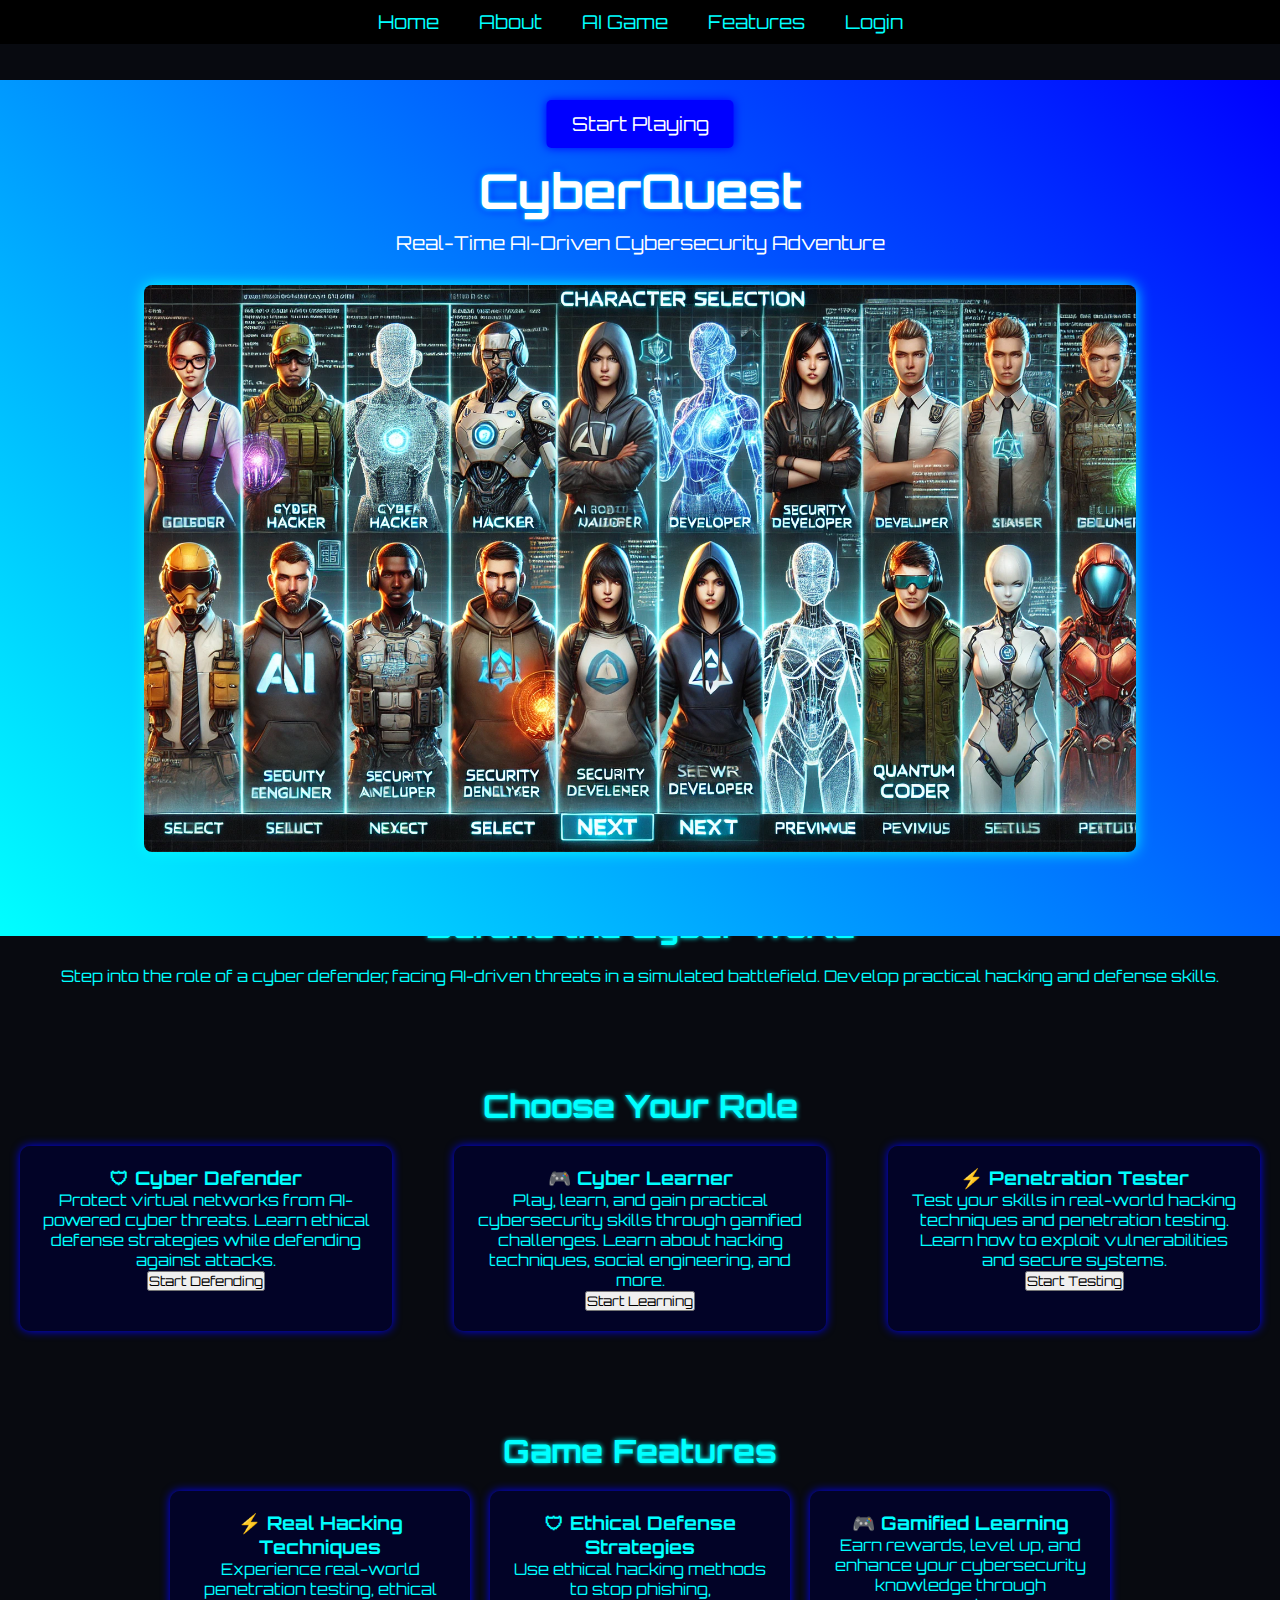
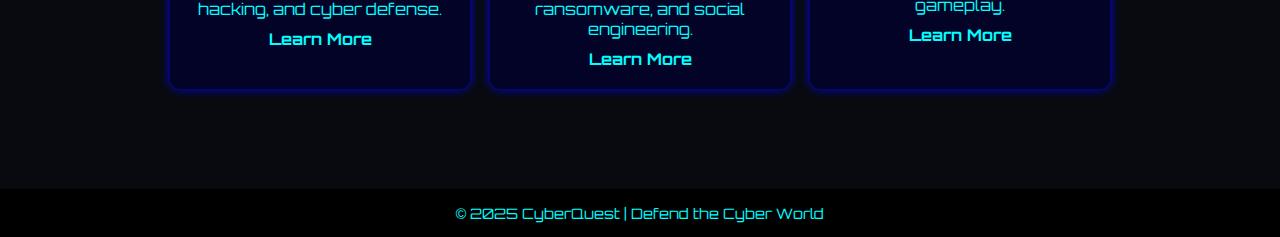
<file: index.html>
<!DOCTYPE html>
<html lang="en">
<head>
    <meta charset="UTF-8">
    <meta name="viewport" content="width=device-width, initial-scale=1.0">
    <title>CyberQuest - Cybersecurity Adventure</title>
    <link rel="stylesheet" href="styles.css">
</head>
<body>
    <!-- Navbar Section -->
    <nav>
        <ul>
            <li><a href="index.html">Home</a></li>
            <li><a href="#about">About</a></li>
            <li><a href="#game">AI Game</a></li>
            <li><a href="#features">Features</a></li>
            <li><a href="login.html">Login</a></li>
        </ul>
    </nav>

    <!-- Header Section with Image and Start Playing Button -->
    <header id="home">
        <h1 class="glitch">CyberQuest</h1>
        <p class="subtitle">Real-Time AI-Driven Cybersecurity Adventure</p>
        <a href="#game" class="btn top-btn">Start Playing</a>
        <img src="DALL·E 2025-02-12 01.12.24 - A futuristic character selection screen for a coding-based video.webp" alt="CyberQuest Game Banner" class="header-img">
    </header>

    <!-- About Section -->
    <section id="about">
        <h2>Defend the Cyber World</h2>
        <p>Step into the role of a cyber defender, facing AI-driven threats in a simulated battlefield. Develop practical hacking and defense skills.</p>
    </section>

    <!-- Role Selection Section -->
    <section id="role-selection">
        <h2>Choose Your Role</h2>
        <div class="role-container">
            <div class="role">
                <h3>🛡 Cyber Defender</h3>
                <p>Protect virtual networks from AI-powered cyber threats. Learn ethical defense strategies while defending against attacks.</p>
                <button class="btn" onclick="window.location.href='defender.html'">Start Defending</button>
            </div>
            <div class="role">
                <h3>🎮 Cyber Learner</h3>
                <p>Play, learn, and gain practical cybersecurity skills through gamified challenges. Learn about hacking techniques, social engineering, and more.</p>
                <button class="btn" onclick="window.location.href='learner.html'">Start Learning</button>
            </div>
            <div class="role">
                <h3>⚡ Penetration Tester</h3>
                <p>Test your skills in real-world hacking techniques and penetration testing. Learn how to exploit vulnerabilities and secure systems.</p>
                <button class="btn" onclick="window.location.href='tester.html'">Start Testing</button>
            </div>
        </div>
    </section>

    <!-- Game Features Section -->
    <section id="features">
        <h2>Game Features</h2>
        <div class="feature-grid">
            <div class="feature">
                <h3>⚡ Real Hacking Techniques</h3>
                <p>Experience real-world penetration testing, ethical hacking, and cyber defense.</p>
                <a href="hacking.html" class="feature-link">Learn More</a>
            </div>
            <div class="feature">
                <h3>🛡 Ethical Defense Strategies</h3>
                <p>Use ethical hacking methods to stop phishing, ransomware, and social engineering.</p>
                <a href="defense.html" class="feature-link">Learn More</a>
            </div>
            <div class="feature">
                <h3>🎮 Gamified Learning</h3>
                <p>Earn rewards, level up, and enhance your cybersecurity knowledge through gameplay.</p>
                <a href="learning.html" class="feature-link">Learn More</a>
            </div>
        </div>
    </section>

    <!-- Footer Section -->
    <footer id="contact">
        <p>© 2025 CyberQuest | Defend the Cyber World</p>
    </footer>
</body>
</html>
</file>
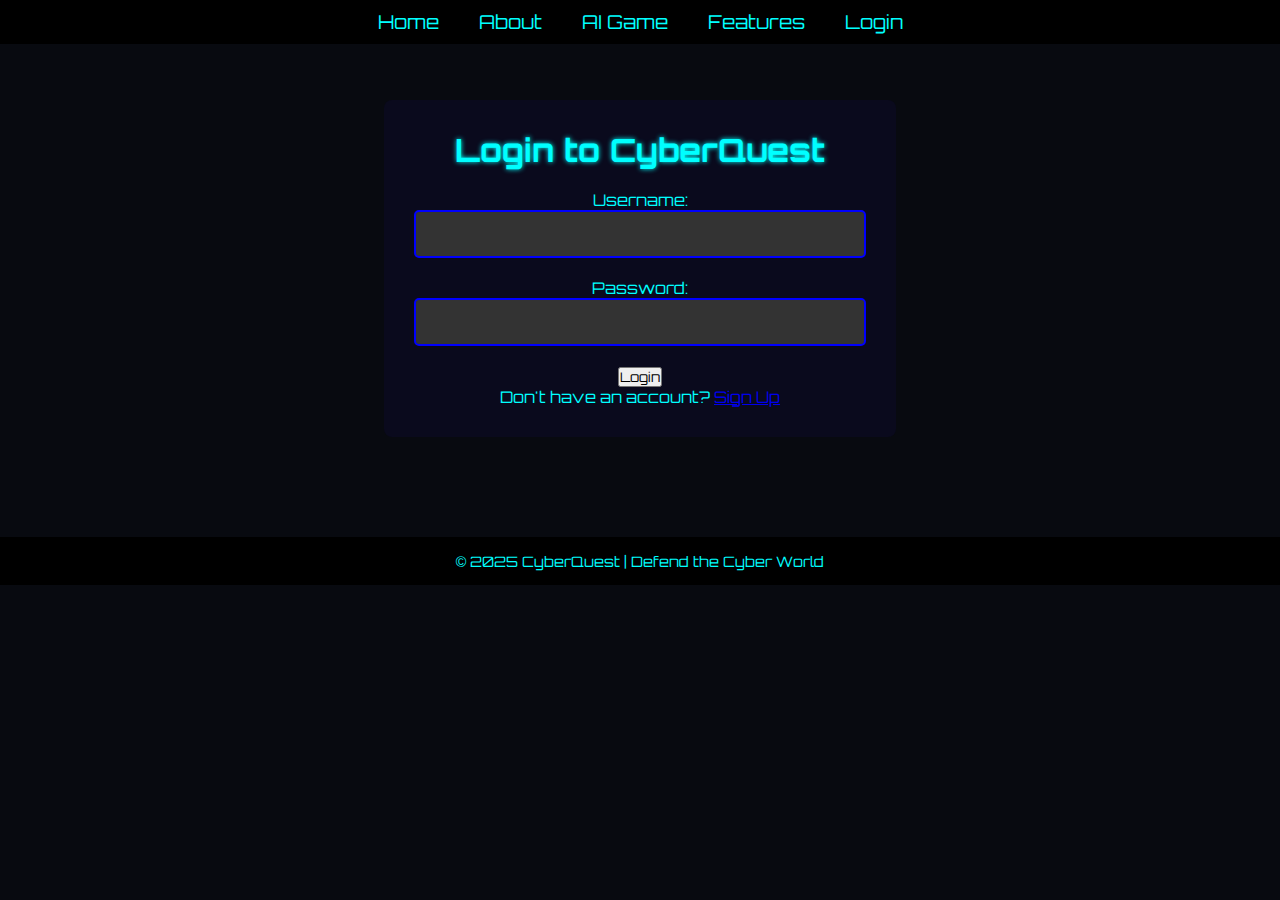
<file: login.html>
<!DOCTYPE html>
<html lang="en">
<head>
    <meta charset="UTF-8">
    <meta name="viewport" content="width=device-width, initial-scale=1.0">
    <title>Login - CyberQuest</title>
    <link rel="stylesheet" href="styles.css">
</head>
<body>
    <!-- Navbar Section -->
    <nav>
        <ul>
            <li><a href="index.html">Home</a></li>
            <li><a href="#about">About</a></li>
            <li><a href="game.html">AI Game</a></li>
            <li><a href="features.html">Features</a></li>
            <li><a href="login.html">Login</a></li>
        </ul>
    </nav>

    <!-- Login Form Section -->
    <section id="login">
        <h2>Login to CyberQuest</h2>
        <form action="#" method="POST">
            <div class="form-group">
                <label for="username">Username:</label>
                <input type="text" id="username" name="username" required>
            </div>
            <div class="form-group">
                <label for="password">Password:</label>
                <input type="password" id="password" name="password" required>
            </div>
            <button type="submit" class="btn">Login</button>
        </form>
        <p>Don't have an account? <a href="signup.html">Sign Up</a></p>
    </section>

    <footer id="contact">
        <p>© 2025 CyberQuest | Defend the Cyber World</p>
    </footer>
</body>
</html>
</file>
<file: styles.css>
@import url('https://fonts.googleapis.com/css2?family=Orbitron:wght@400;700&display=swap');

* {
    margin: 0;
    padding: 0;
    box-sizing: border-box;
    font-family: 'Orbitron', sans-serif;
}

body {
    background-color: #080a10;
    color: #0ff;
    text-align: center;
    overflow-x: hidden;
}

nav {
    background-color: #000;
    padding: 10px;
    position: fixed;
    top: 0;
    left: 0;
    width: 100%;
    z-index: 1000;
}

nav ul {
    list-style: none;
    display: flex;
    justify-content: center;
}

nav ul li {
    margin: 0 20px;
}

nav ul li a {
    color: #0ff;
    text-decoration: none;
    font-size: 1.2rem;
    transition: color 0.3s ease;
}

nav ul li a:hover {
    color: #00f;
}

header {
    background: linear-gradient(45deg, #0ff, #00f);
    padding: 80px 20px;
    text-align: center;
    animation: flicker 1.5s infinite alternate;
    position: relative;
    top: 80px;
}

.glitch {
    font-size: 3rem;
    color: #fff;
    text-shadow: 0 0 5px #0ff, 0 0 10px #00f;
    animation: glitch 0.5s infinite alternate;
}

.subtitle {
    font-size: 1.2rem;
    margin-top: 10px;
    color: #fff;
}

/* Updated button class to align it at the top */
.top-btn {
    display: inline-block;
    padding: 12px 25px;
    font-size: 1.2rem;
    color: #fff;
    background: #00f;
    border-radius: 5px;
    text-decoration: none;
    position: absolute;
    top: 20px;
    left: 50%;
    transform: translateX(-50%);
    box-shadow: 0 0 10px #00f;
    transition: transform 0.3s ease-in-out;
}

.top-btn:hover {
    background: #0ff;
    box-shadow: 0 0 15px #0ff;
    transform: scale(1.1) translateX(-50%);
}

.header-img {
    width: 80%;
    height: auto;
    margin-top: 30px;
    border-radius: 8px;
    box-shadow: 0 0 15px #0ff;
}

#about, #features, #game, #role-selection {
    padding: 50px 20px;
}

h2 {
    font-size: 2rem;
    text-shadow: 0 0 5px #0ff;
    margin-bottom: 20px;
}

.role-container {
    display: flex;
    justify-content: space-between;
    gap: 20px;
    flex-wrap: wrap;
}

.role {
    background: rgba(0, 0, 50, 0.7);
    padding: 20px;
    border-radius: 10px;
    width: 30%;
    box-shadow: 0 0 10px #00f;
    text-align: center;
    transition: transform 0.3s ease;
}

.role:hover {
    transform: scale(1.05);
}

.feature-grid {
    display: flex;
    justify-content: center;
    flex-wrap: wrap;
    gap: 20px;
}

.feature {
    background: rgba(0, 0, 50, 0.7);
    padding: 20px;
    border-radius: 10px;
    width: 300px;
    box-shadow: 0 0 10px #00f;
}

.feature-link {
    display: inline-block;
    margin-top: 10px;
    text-decoration: none;
    color: #0ff;
    font-size: 1rem;
    font-weight: bold;
}

footer {
    background: #000;
    padding: 15px;
    font-size: 0.9rem;
}

@keyframes glitch {
    0% { text-shadow: 0 0 5px #0ff, 0 0 10px #00f; }
    100% { text-shadow: 0 0 10px #0ff, 0 0 15px #00f; }
}

@keyframes flicker {
    0% { opacity: 1; }
    100% { opacity: 0.8; }
}

@media screen and (max-width: 768px) {
    nav ul {
        flex-direction: column;
    }

    .feature-grid, .role-container {
        flex-direction: column;
        align-items: center;
    }

    .header-img {
        width: 80%;
    }

    .form-group {
        margin-bottom: 15px;
    }

    .form-group input {
        padding: 10px;
        font-size: 1rem;
        width: 100%;
        border-radius: 5px;
    }
}

#login {
    margin-top: 100px;
    padding: 30px;
    background-color: #0a0a1d;
    border-radius: 8px;
    width: 40%;
    margin: 100px auto;
}

#login h2 {
    margin-bottom: 20px;
}

.form-group {
    margin-bottom: 20px;
}

.form-group label {
    color: #0ff;
}

.form-group input {
    padding: 12px;
    width: 100%;
    border: 2px solid #00f;
    border-radius: 5px;
    background-color: #333;
    color: #fff;
    font-size: 1rem;
}

footer {
    margin-top: 50px;
}
</file>
